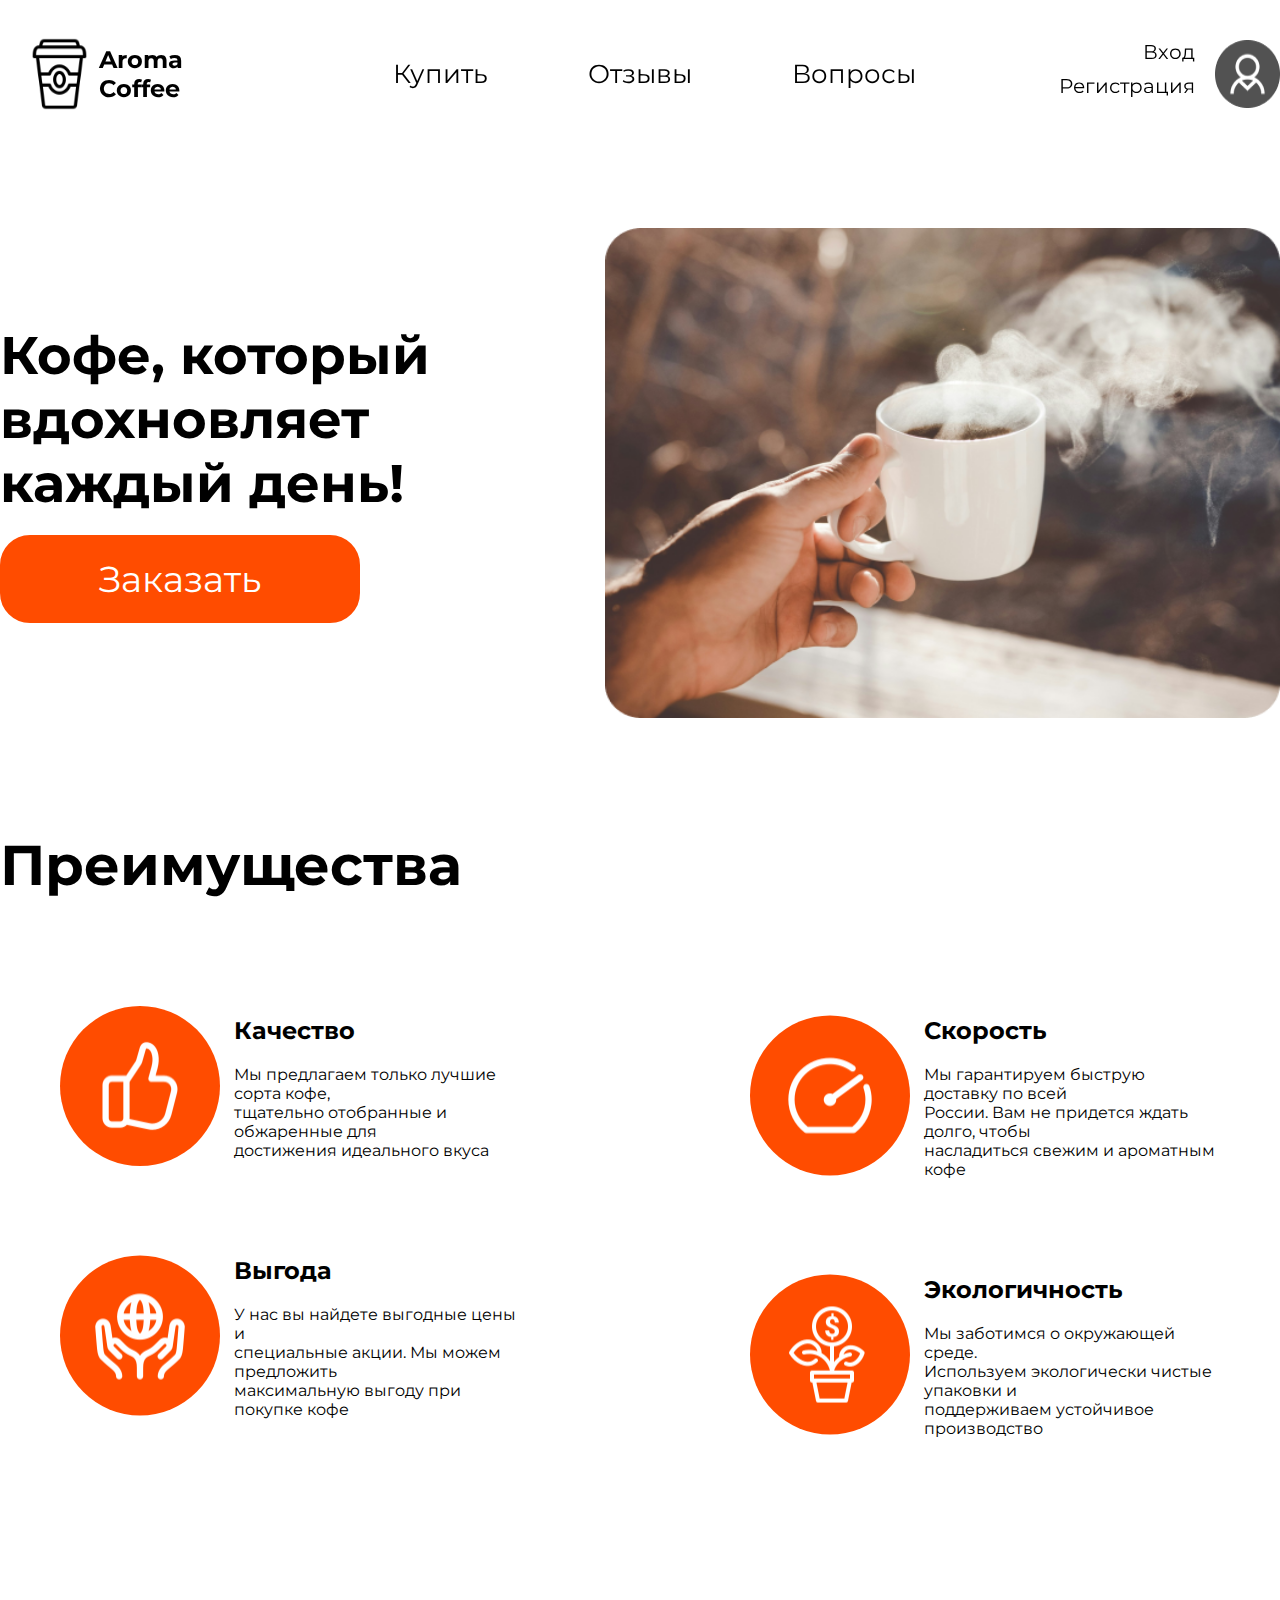
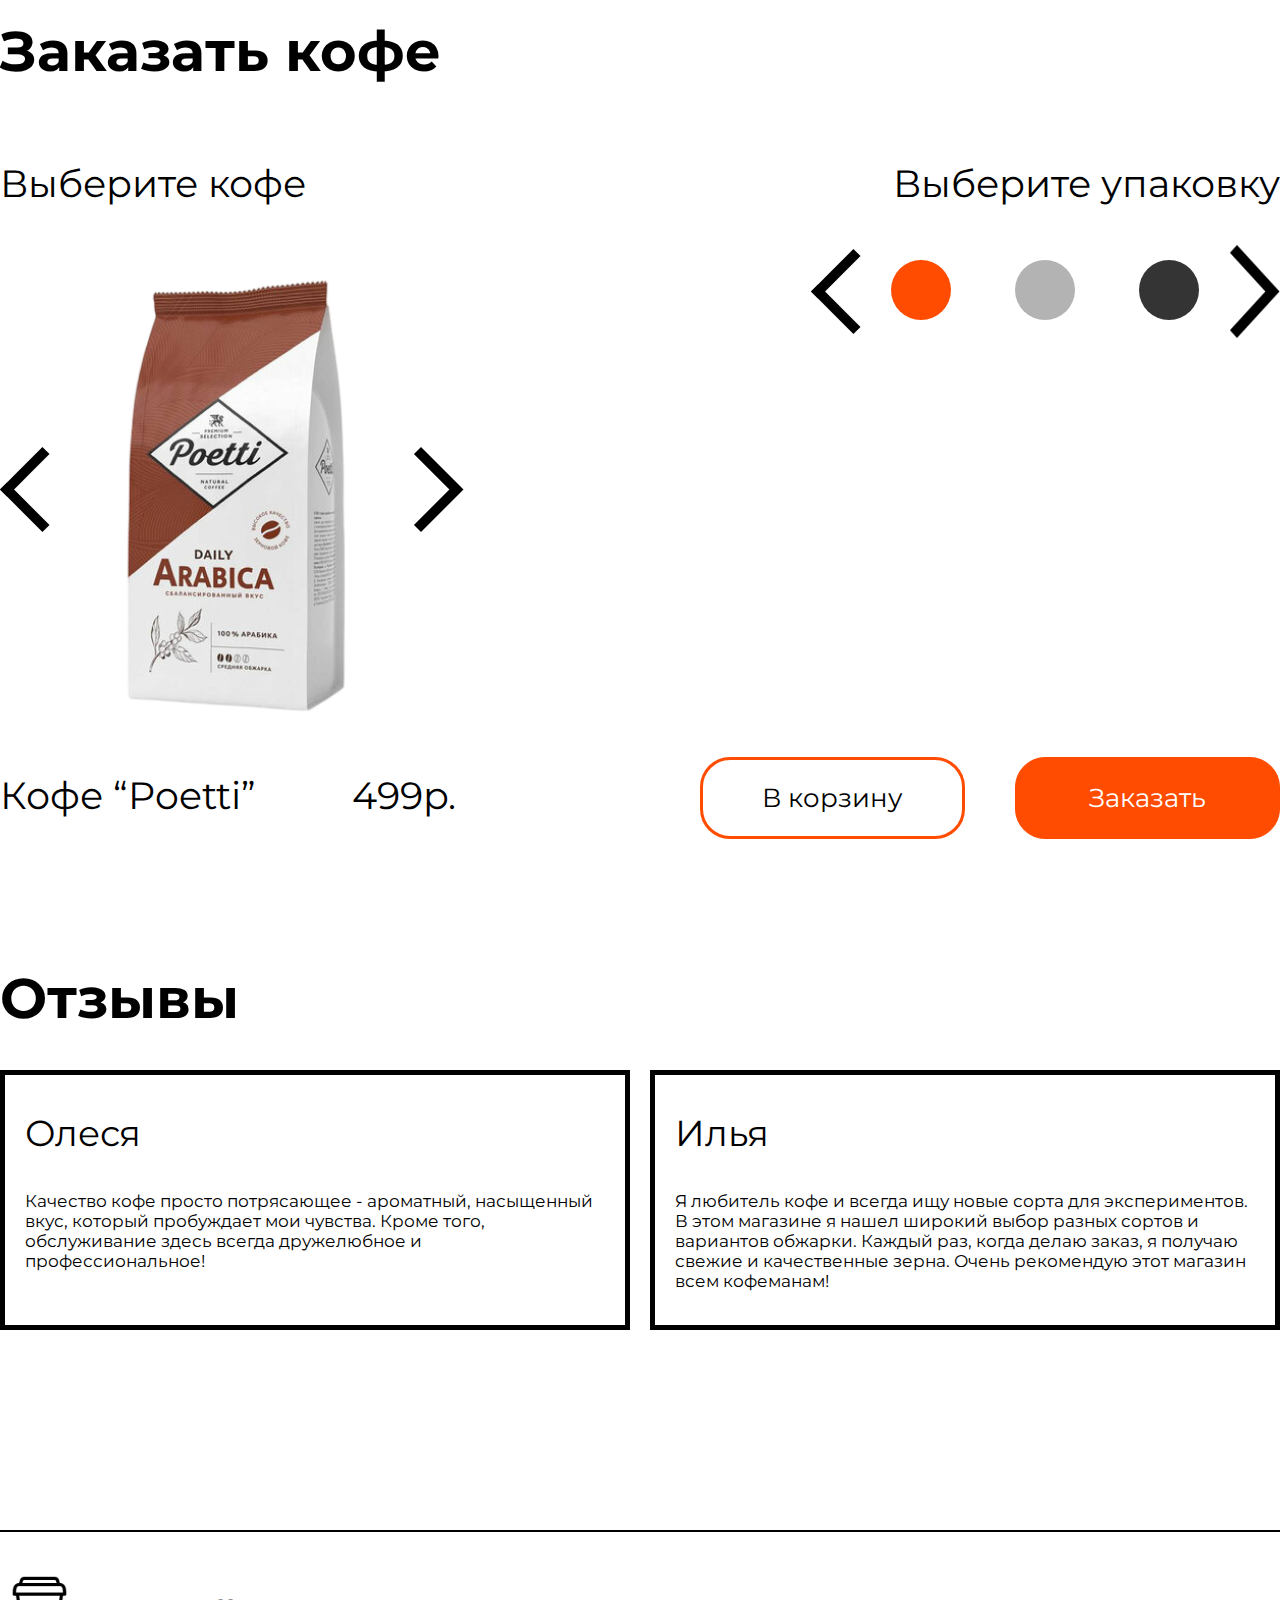
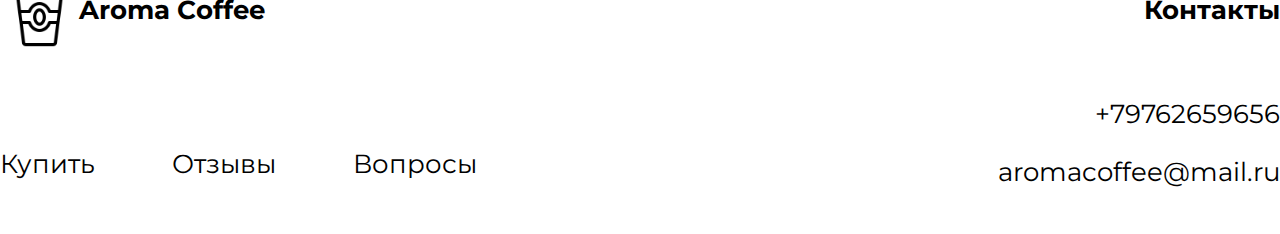
<file: index.html>
<!DOCTYPE html>
<html lang="en">
<head>
    <meta charset="UTF-8">
    <meta name="viewport" content="width=device-width, initial-scale=1.0">
    <title>Aroma Coffee</title>
    <link rel="stylesheet" href="style.css">
    <link rel="stylesheet" href="media.css">
    <link rel="preconnect" href="https://fonts.googleapis.com">
    <link rel="preconnect" href="https://fonts.gstatic.com" crossorigin>
    <link href="https://fonts.googleapis.com/css2?family=Montserrat:ital,wght@0,100..900;1,100..900&display=swap"
        rel="stylesheet">
</head>
<body>
    <header class="header">
        <div class="logo">
            <img src="img/coffee.svg" alt="Logo">
            <h2><a href="index.html">Aroma Coffee</a></h2>
        </div>
        <nav class="navbar">
            <ul>
                <li><a class="nav_text" href="#">Купить</a></li>
                <li><a class="nav_text" href="#">Отзывы</a></li>
                <li><a class="nav_text" href="#">Вопросы</a></li>
            </ul>
        </nav>
        <div class="authorization">
            <div class="authorization_text_div">
                <a class="authorization_text" href="login.html">Вход</a>
                <a class="authorization_text" href="register.html">Регистрация</a>
            </div>
    
            <img class="nav_img_account" src="img/account.png" alt="account">
        </div>      
    </header>
    
    <div class="main">
        <div class="banner">
            <div class="banner_text_container">
                <h1 class="banner_text">Кофе, который <br> вдохновляет <br> каждый день!</h1>
                <form action="shop.html">
                    <input class="banner_button" type="submit" value="Заказать">
                </form>
            </div>
            <img class="banner_img_coffee" src="img/coffeePNG1.png" alt="coffee">
        </div>
    
        <div class="advantages">
            <h1 class="advantages_main_text">Преимущества</h1>
    
            <div class="advantages_block">
                <div class="advantages_column_one">
                    <div class="advantages_one">
                        <img src="img/like.svg" alt="like">
    
                        <div class="advantages_text_for_advantages">
                            <h2>Качество</h2>
                            <p>Мы предлагаем только лучшие сорта кофе, <br> тщательно отобранные и обжаренные для <br>
                                достижения
                                идеального
                                вкуса</p>
                        </div>
                    </div>
    
                    <div class="advantages_two">
                        <img src="img/vs.svg" alt="like">
    
                        <div class="advantages_text_for_advantages">
                            <h2>Выгода</h2>
                            <p>У нас вы найдете выгодные цены и <br> специальные акции. Мы можем предложить <br>
                                максимальную выгоду
                                при
                                покупке кофе</p>
                        </div>
                    </div>
                </div>
    
                <div class="advantages_column_two">
                    <div class="advantages_three">
                        <img src="img/speed.svg" alt="like">
    
                        <div class="advantages_text_for_advantages">
                            <h2>Скорость</h2>
                            <p>Мы гарантируем быструю доставку по всей <br> России. Вам не придется ждать долго, чтобы <br>
                                насладиться свежим и ароматным кофе</p>
                        </div>
                    </div>
    
                    <div class="advantages_four">
                        <img src="img/eco.svg" alt="like">
    
                        <div class="advantages_text_for_advantages">
                            <h2>Экологичность</h2>
                            <p>Мы заботимся о окружающей среде. <br> Используем экологически чистые упаковки и <br>
                                поддерживаем устойчивое производство</p>
                        </div>
                    </div>
                </div>
            </div>
        </div>
    
        <div class="buy">
            <h1 class="buy_main_text">Заказать кофе</h1>
    
            <div class="main_buy">
                <div class="menu_change_coffee">
                    <p class="buy_help_for_main_text">Выберите кофе</p>
    
                    <div class="buy_coffee_poetti">
                        <img class="arrow_for_img" src="img/arrowLeft.svg" alt="arrow">
    
                        <img class="buy_coffee_poetti" src="img/coffeePoetti.png" alt="coffee">
    
                        <img class="arrow_for_img" src="img/arrowRight.png" alt="arrow">
                    </div>
                </div>
    
                <div class="change_color">
                    <p class="buy_help_for_change_color">Выберите упаковку</p>
    
                    <div class="buy_change_color">
                        <img class="arrow_for_img" src="img/arrowLeft.svg" alt="arrow">
    
                        <div class="all_color">
                            <svg class="color" width="60" height="90" viewBox="0 0 60 60" fill="none"
                                xmlns="http://www.w3.org/2000/svg">
                                <circle cx="30" cy="30" r="30" fill="#FF4C00" />
                            </svg>
    
                            <svg class="color" width="60" height="90" viewBox="0 0 60 60" fill="none"
                                xmlns="http://www.w3.org/2000/svg">
                                <circle cx="30" cy="30" r="30" fill="#B3B3B3" />
                            </svg>
    
                            <svg class="color" width="60" height="90" viewBox="0 0 60 60" fill="none"
                                xmlns="http://www.w3.org/2000/svg">
                                <circle cx="30" cy="30" r="30" fill="#343434" />
                            </svg>
                        </div>
    
                        <img class="arrow_for_img" src="img/arrowRight.png" alt="arrow">
                    </div>
                </div>
            </div>
    
            <div class="buy_coffee_text">
                <p class="buy_name_coffee">Кофе “Poetti”</p>
                <p class="buy_price_coffee">499р.</p>
            </div>
    
            <div class="buy_all_button">
                <form action="basket.html">
                    <input class="basket_button" type="submit" value="В корзину">
                </form>
    
                <form action="shop.html">
                    <input class="buy_button" type="submit" value="Заказать">
                </form>
            </div>
        </div>
    
        <div class="reviews">
            <h1 class="reviews_main_text">Отзывы</h1>
    
            <div class="reviews_block">
                <div class="reviews_block_one">
                    <p class="reviews_name">Олеся</p>
    
                    <p class="reviews_review">Качество кофе просто потрясающее - ароматный, насыщенный вкус, который
                        пробуждает мои чувства. Кроме того, обслуживание здесь всегда дружелюбное и профессиональное!</p>
                </div>
    
                <div class="reviews_block_two">
                    <p class="reviews_name">Илья</p>
    
                    <p class="reviews_review">Я любитель кофе и всегда ищу новые сорта для экспериментов. В этом магазине я
                        нашел широкий выбор разных сортов и вариантов обжарки. Каждый раз, когда делаю заказ, я получаю
                        свежие и качественные зерна. Очень рекомендую этот магазин всем кофеманам!</p>
                </div>
            </div>
        </div>
    </div>
    
    <div class="line_footer"></div>
    
    <footer class="footer">
        <div class="footer_main">
            <div class="footer_left_part">
                <div class="logo_in_footer">
                    <img class="footer_img" src="img/coffee.svg" alt="logo">
                    <h2 class="footer_img_text">Aroma Coffee</h2>
                </div>
    
                <div class="footer_nav">
                    <nav class="footer_navbar">
                        <ul>
                            <li><a class="footer_nav_text" href="#">Купить</a></li>
                            <li><a class="footer_nav_text" href="#">Отзывы</a></li>
                            <li><a class="footer_nav_text" href="#">Вопросы</a></li>
                        </ul>
                    </nav>
                </div>
            </div>
            
            <div class="footer_right_part">
                <h2 class="footer_contact_text">Контакты</h2>

                <div class="contact_in_footer">
                    <p class="footer_text_contact">+79762659656</p>
                    <p class="footer_text_contact">aromacoffee@mail.ru</p>
                </div>
            </div>    
        </div>
    </footer>
</body>
</html>
</file>
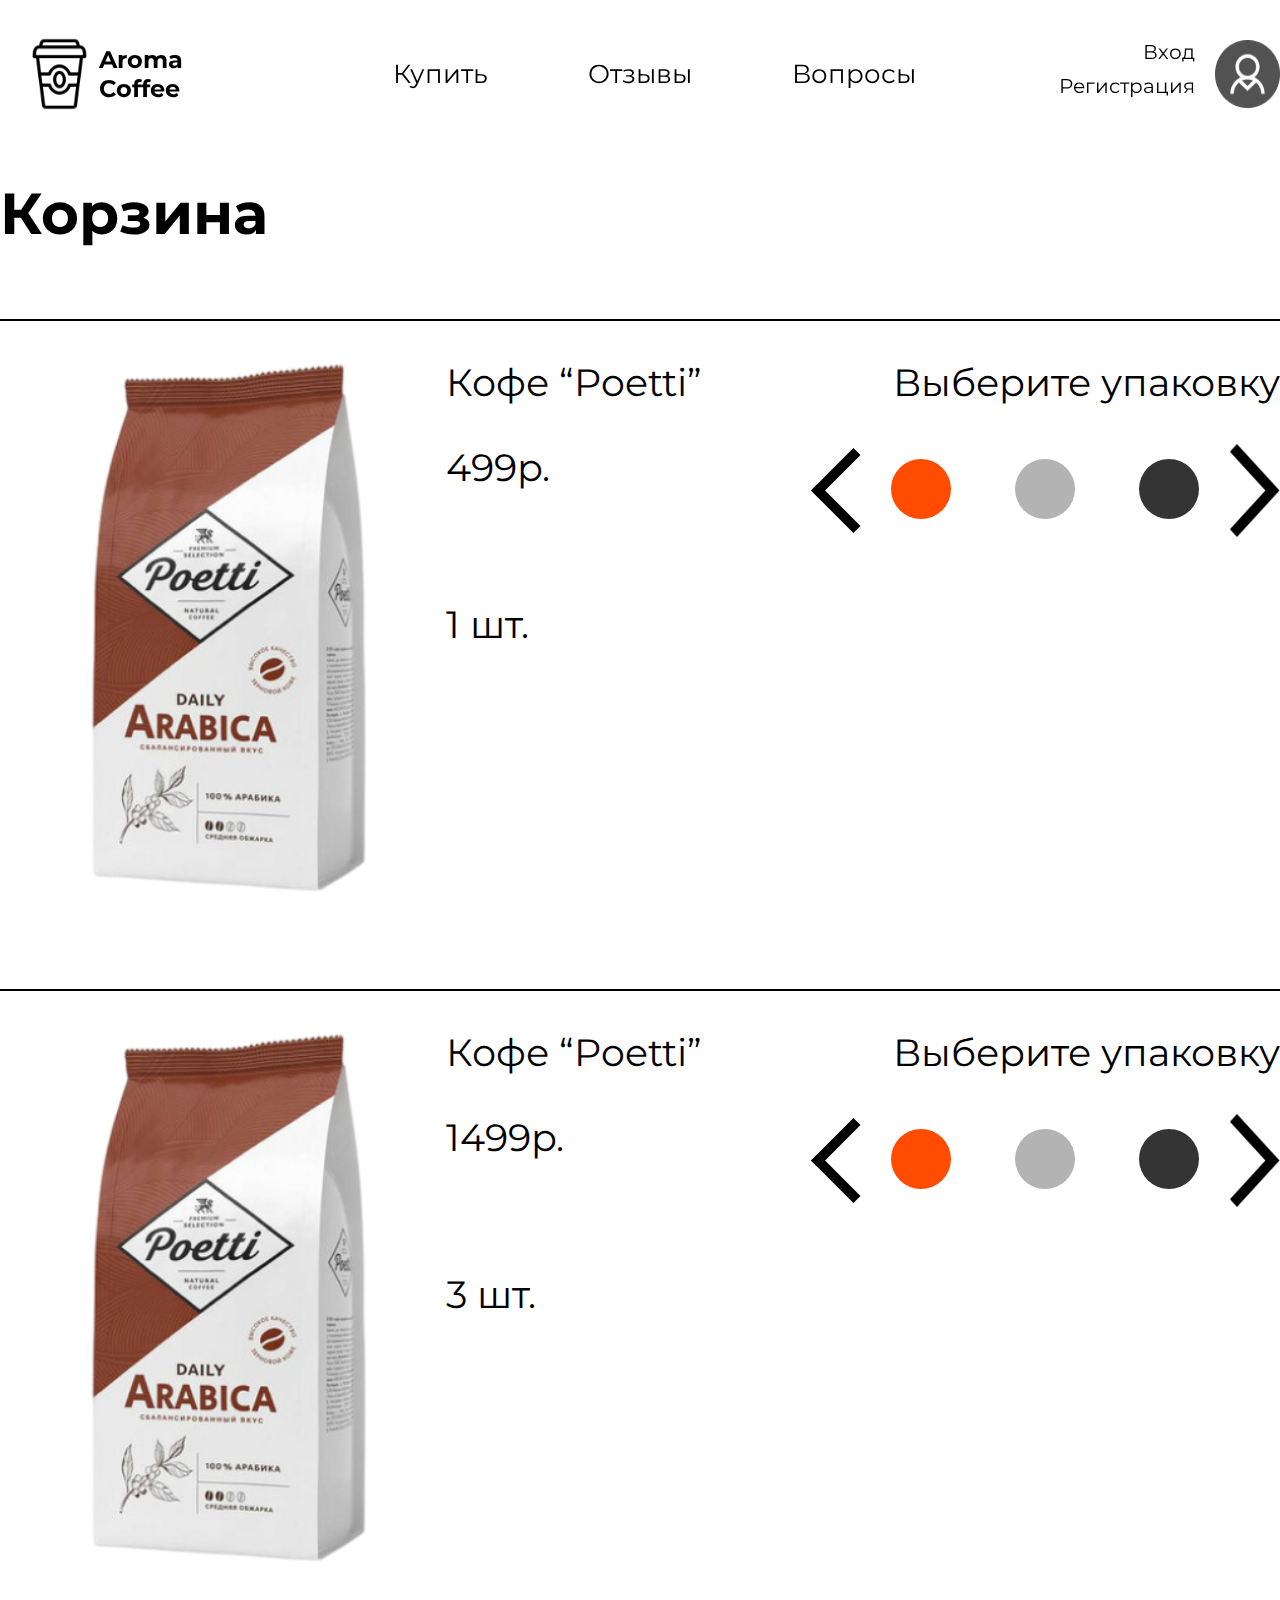
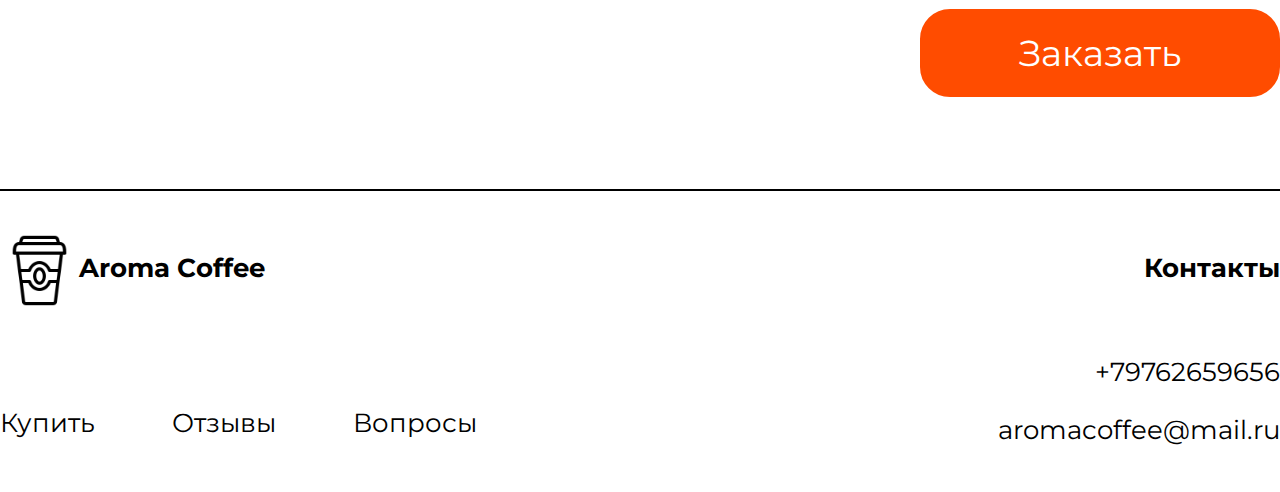
<file: basket.html>
<!DOCTYPE html>
<html lang="en">
<head>
    <meta charset="UTF-8">
    <meta name="viewport" content="width=device-width, initial-scale=1.0">
    <title>Aroma Coffee</title>
    <link rel="stylesheet" href="style.css">
    <link rel="preconnect" href="https://fonts.googleapis.com">
    <link rel="preconnect" href="https://fonts.gstatic.com" crossorigin>
    <link href="https://fonts.googleapis.com/css2?family=Montserrat:ital,wght@0,100..900;1,100..900&display=swap"
        rel="stylesheet">
    <link rel="preconnect" href="https://fonts.googleapis.com">
    <link rel="preconnect" href="https://fonts.gstatic.com" crossorigin>
    <link href="https://fonts.googleapis.com/css2?family=Montserrat:ital,wght@0,100..900;1,100..900&display=swap"
        rel="stylesheet">
</head>
<body>
    <header class="header">
        <div class="logo">
            <img src="img/coffee.svg" alt="Logo">
            <h2><a href="index.html">Aroma Coffee</a></h2>
        </div>
        <nav class="navbar">
            <ul>
                <li><a class="nav_text" href="#">Купить</a></li>
                <li><a class="nav_text" href="#">Отзывы</a></li>
                <li><a class="nav_text" href="#">Вопросы</a></li>
            </ul>
        </nav>
        <div class="authorization">
            <div class="authorization_text_div">
                <a class="authorization_text" href="login.html">Вход</a>
                <a class="authorization_text" href="register.html">Регистрация</a>
            </div>

            <img class="nav_img_account" src="img/account.png" alt="account">
        </div>
    </header>

    <div class="basket_main">
        <h1 class="basket_main_text">Корзина</h1>

        <div class="line"></div>

        <div class="basket_content">
            <div class="basket_block">
                <img class="img_coffee" src="img/coffeePoetti.png" alt="coffee">

                <div class="basket_text_for_coffee">
                    <p class="text_for_coffee">Кофе “Poetti”</p>
                    <p class="text_for_coffee">499р.</p>
                    <p class="text_for_coffee text_margin">1 шт.</p>
                </div>
            </div>

            <div class="change_color">
                <p class="buy_help_for_change_color">Выберите упаковку</p>

                <div class="buy_change_color">
                    <img class="arrow_for_img" src="img/arrowLeft.svg" alt="arrow">

                    <div class="all_color">
                        <svg class="color" width="60" height="90" viewBox="0 0 60 60" fill="none"
                            xmlns="http://www.w3.org/2000/svg">
                            <circle cx="30" cy="30" r="30" fill="#FF4C00" />
                        </svg>

                        <svg class="color" width="60" height="90" viewBox="0 0 60 60" fill="none"
                            xmlns="http://www.w3.org/2000/svg">
                            <circle cx="30" cy="30" r="30" fill="#B3B3B3" />
                        </svg>

                        <svg class="color" width="60" height="90" viewBox="0 0 60 60" fill="none"
                            xmlns="http://www.w3.org/2000/svg">
                            <circle cx="30" cy="30" r="30" fill="#343434" />
                        </svg>
                    </div>

                    <img class="arrow_for_img" src="img/arrowRight.png" alt="arrow">
                </div>
            </div>
        </div>

        <div class="line"></div>

        <div class="basket_content">
            <div class="basket_block">
                <img class="img_coffee" src="img/coffeePoetti.png" alt="coffee">

                <div class="basket_text_for_coffee">
                    <p class="text_for_coffee">Кофе “Poetti”</p>
                    <p class="text_for_coffee">1499р.</p>
                    <p class="text_for_coffee text_margin">3 шт.</p>
                </div>
            </div>

            <div class="change_color">
                <p class="buy_help_for_change_color">Выберите упаковку</p>

                <div class="buy_change_color">
                    <img class="arrow_for_img" src="img/arrowLeft.svg" alt="arrow">

                    <div class="all_color">
                        <svg class="color" width="60" height="90" viewBox="0 0 60 60" fill="none"
                            xmlns="http://www.w3.org/2000/svg">
                            <circle cx="30" cy="30" r="30" fill="#FF4C00" />
                        </svg>

                        <svg class="color" width="60" height="90" viewBox="0 0 60 60" fill="none"
                            xmlns="http://www.w3.org/2000/svg">
                            <circle cx="30" cy="30" r="30" fill="#B3B3B3" />
                        </svg>

                        <svg class="color" width="60" height="90" viewBox="0 0 60 60" fill="none"
                            xmlns="http://www.w3.org/2000/svg">
                            <circle cx="30" cy="30" r="30" fill="#343434" />
                        </svg>
                    </div>

                    <img class="arrow_for_img" src="img/arrowRight.png" alt="arrow">
                </div>
            </div>
        </div>

        <form action="basket.html">
            <input class="banner_button new_basket_btn" type="submit" value="Заказать">
        </form>
    </div>

    <div class="line_footer new_line_footer"></div>

    <footer class="footer">
        <div class="footer_main">
            <div class="footer_left_part">
                <div class="logo_in_footer">
                    <img class="footer_img" src="img/coffee.svg" alt="logo">
                    <h2 class="footer_img_text">Aroma Coffee</h2>
                </div>

                <div class="footer_nav">
                    <nav class="footer_navbar">
                        <ul>
                            <li><a class="footer_nav_text" href="#">Купить</a></li>
                            <li><a class="footer_nav_text" href="#">Отзывы</a></li>
                            <li><a class="footer_nav_text" href="#">Вопросы</a></li>
                        </ul>
                    </nav>
                </div>
            </div>

            <div class="footer_right_part">
                <h2 class="footer_contact_text">Контакты</h2>

                <div class="contact_in_footer">
                    <p class="footer_text_contact">+79762659656</p>
                    <p class="footer_text_contact">aromacoffee@mail.ru</p>
                </div>
            </div>
        </div>
    </footer>
</body>
</html>
</file>
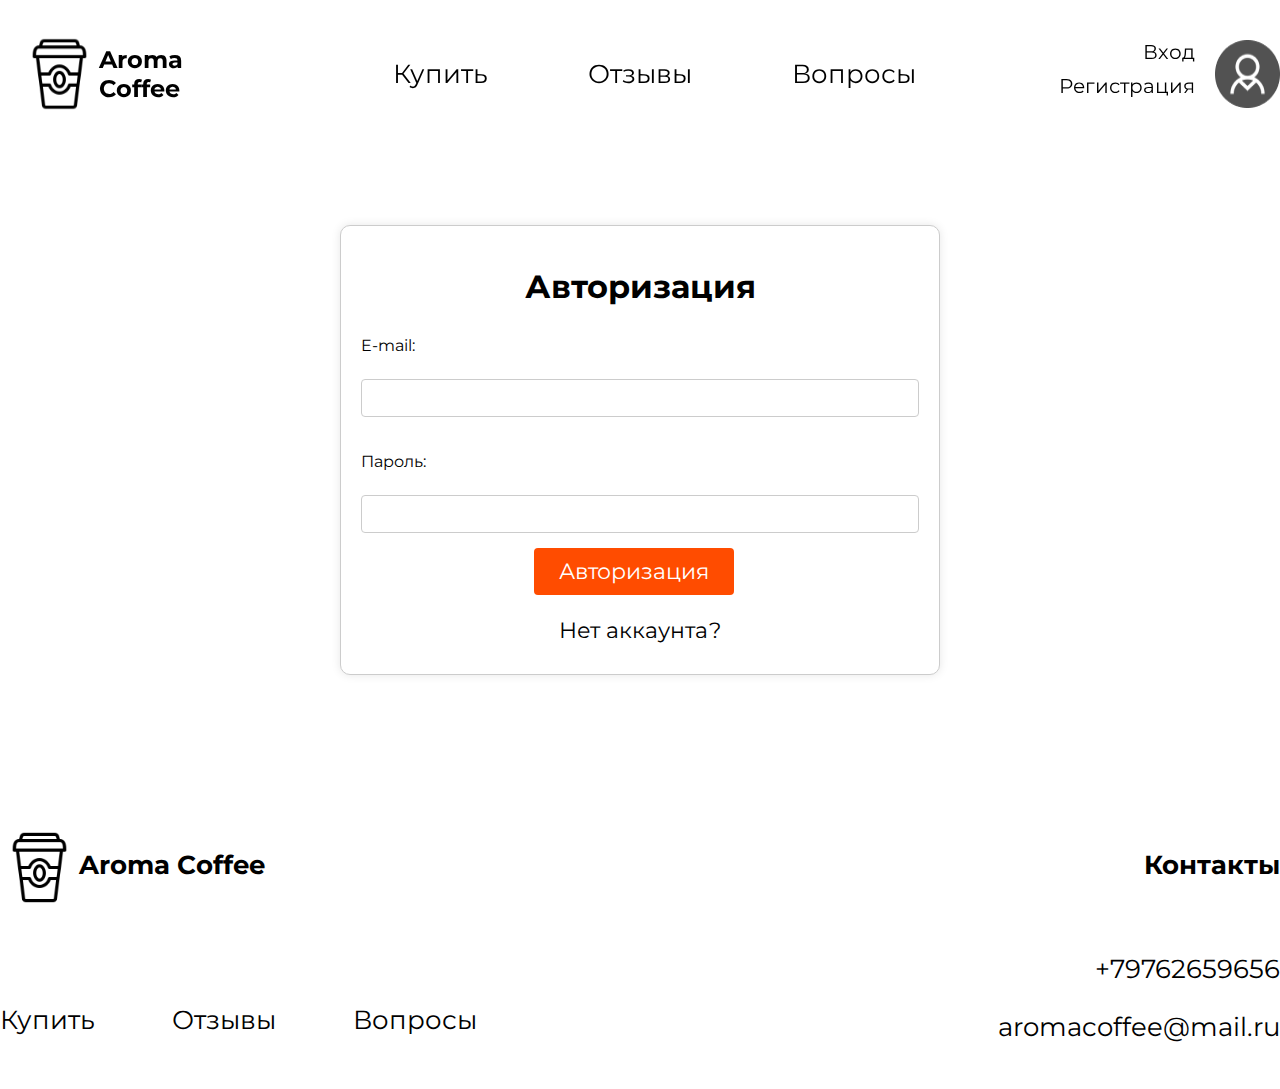
<file: login.html>
<!DOCTYPE html>
<html lang="en">
<head>
    <meta charset="UTF-8">
    <meta name="viewport" content="width=device-width, initial-scale=1.0">
    <title>Aroma Coffee</title>
    <link rel="stylesheet" href="style.css">
    <link rel="preconnect" href="https://fonts.googleapis.com">
    <link rel="preconnect" href="https://fonts.gstatic.com" crossorigin>
    <link href="https://fonts.googleapis.com/css2?family=Montserrat:ital,wght@0,100..900;1,100..900&display=swap"
        rel="stylesheet">
    <link rel="preconnect" href="https://fonts.googleapis.com">
    <link rel="preconnect" href="https://fonts.gstatic.com" crossorigin>
    <link href="https://fonts.googleapis.com/css2?family=Montserrat:ital,wght@0,100..900;1,100..900&display=swap"
        rel="stylesheet">
</head>
<body>
    <header class="header">
        <div class="logo">
            <img src="img/coffee.svg" alt="Logo">
            <h2><a href="index.html">Aroma Coffee</a></h2>
        </div>
        <nav class="navbar">
            <ul>
                <li><a class="nav_text" href="#">Купить</a></li>
                <li><a class="nav_text" href="#">Отзывы</a></li>
                <li><a class="nav_text" href="#">Вопросы</a></li>
            </ul>
        </nav>
        <div class="authorization">
            <div class="authorization_text_div">
                <a class="authorization_text" href="login.html">Вход</a>
                <a class="authorization_text" href="register.html">Регистрация</a>
            </div>

            <img class="nav_img_account" src="img/account.png" alt="account">
        </div>
    </header>

    <div class="main">
        <div class="login-box">
            <h1 class="text_auth">Авторизация</h1>
            <form action="index.html">
                <label for="email">E-mail:</label><br>
                <input type="email" id="email" name="email" required><br>
                <label class="password_text" for="password">Пароль:</label><br>
                <input type="password" id="password" name="password" required><br>
                <input class="margin_l" type="submit" value="Авторизация">

                <p class="margin_l"><a href="register.html">Нет аккаунта?</a></p>
            </form>
        </div>
    </div>

    <div class="line_footer_two"></div>

    <footer class="footer footer_margin">
        <div class="footer_main">
            <div class="footer_left_part">
                <div class="logo_in_footer">
                    <img class="footer_img" src="img/coffee.svg" alt="logo">
                    <h2 class="footer_img_text">Aroma Coffee</h2>
                </div>

                <div class="footer_nav">
                    <nav class="footer_navbar">
                        <ul>
                            <li><a class="footer_nav_text" href="#">Купить</a></li>
                            <li><a class="footer_nav_text" href="#">Отзывы</a></li>
                            <li><a class="footer_nav_text" href="#">Вопросы</a></li>
                        </ul>
                    </nav>
                </div>
            </div>

            <div class="footer_right_part">
                <h2 class="footer_contact_text">Контакты</h2>

                <div class="contact_in_footer">
                    <p class="footer_text_contact">+79762659656</p>
                    <p class="footer_text_contact">aromacoffee@mail.ru</p>
                </div>
            </div>
        </div>
    </footer>
</body>
</html>
</file>
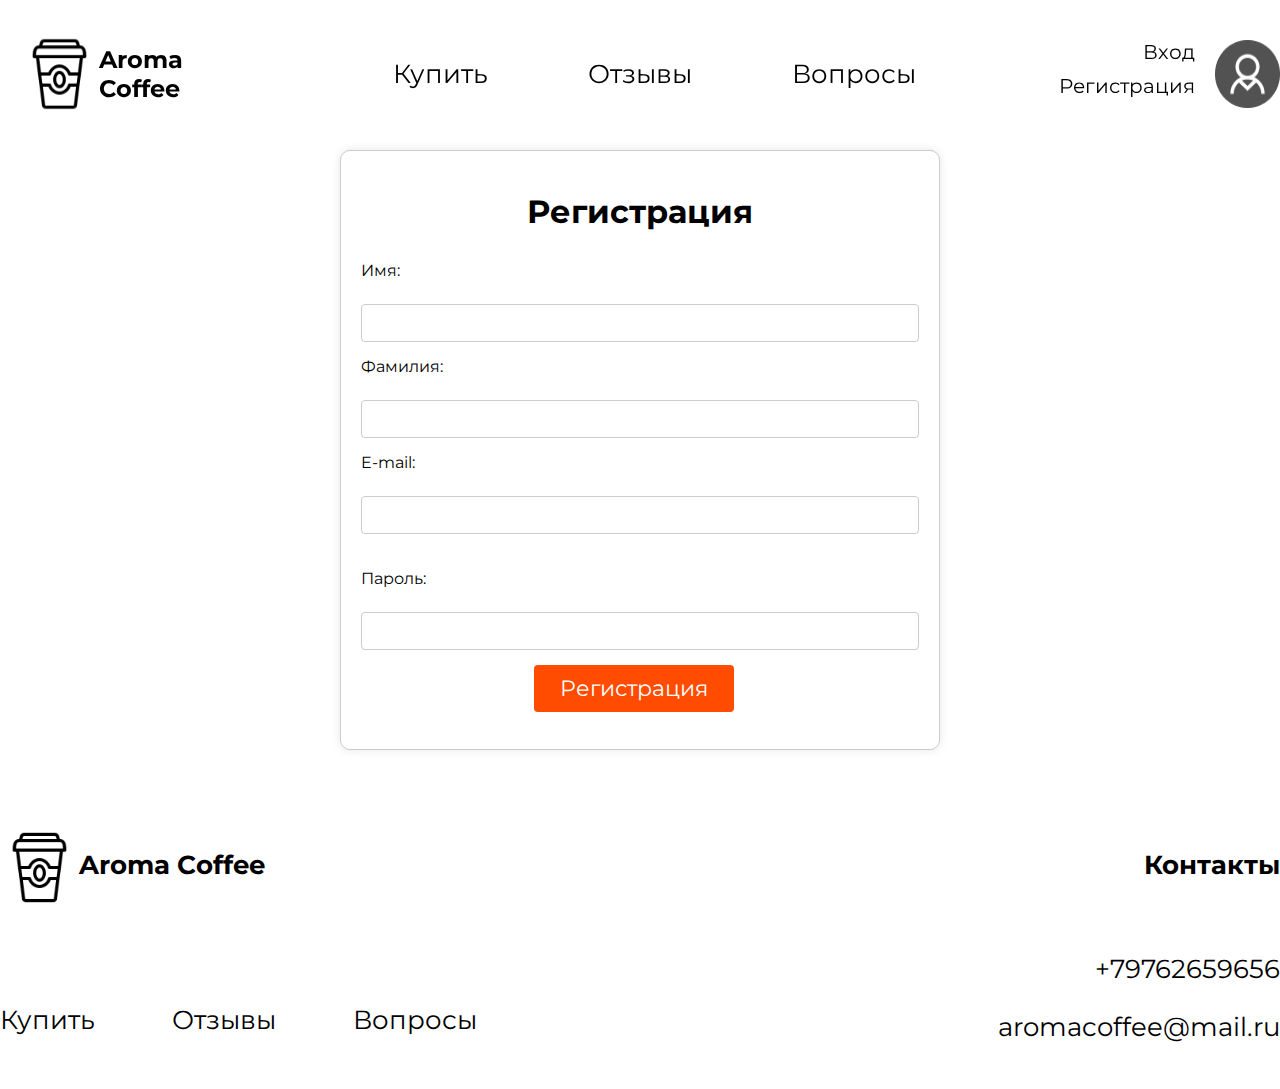
<file: register.html>
<!DOCTYPE html>
<html lang="en">
<head>
    <meta charset="UTF-8">
    <meta name="viewport" content="width=device-width, initial-scale=1.0">
    <title>Aroma Coffee</title>
    <link rel="stylesheet" href="style.css">
    <link rel="preconnect" href="https://fonts.googleapis.com">
    <link rel="preconnect" href="https://fonts.gstatic.com" crossorigin>
    <link href="https://fonts.googleapis.com/css2?family=Montserrat:ital,wght@0,100..900;1,100..900&display=swap"
        rel="stylesheet">
    <link rel="preconnect" href="https://fonts.googleapis.com">
    <link rel="preconnect" href="https://fonts.gstatic.com" crossorigin>
    <link href="https://fonts.googleapis.com/css2?family=Montserrat:ital,wght@0,100..900;1,100..900&display=swap"
        rel="stylesheet">
</head>
<body>
    <header class="header">
        <div class="logo">
            <img src="img/coffee.svg" alt="Logo">
            <h2><a href="index.html">Aroma Coffee</a></h2>
        </div>
        <nav class="navbar">
            <ul>
                <li><a class="nav_text" href="#">Купить</a></li>
                <li><a class="nav_text" href="#">Отзывы</a></li>
                <li><a class="nav_text" href="#">Вопросы</a></li>
            </ul>
        </nav>
        <div class="authorization">
            <div class="authorization_text_div">
                <a class="authorization_text" href="login.html">Вход</a>
                <a class="authorization_text" href="register.html">Регистрация</a>
            </div>

            <img class="nav_img_account" src="img/account.png" alt="account">
        </div>
    </header>

    <div class="main">
        <div class="login-box reg_box">
            <h1 class="text_auth">Регистрация</h1>
            <form action="index.html">
                <label for="name">Имя:</label><br>
                <input type="text" id="name" name="name"><br>
                <label for="surname">Фамилия:</label><br>
                <input type="text" id="surname" name="surname"><br>
                <label for="email">E-mail:</label><br>
                <input type="email" id="email" name="email" required><br>
                <label class="password_text" for="password">Пароль:</label><br>
                <input type="password" id="password" name="password" required><br>
                <input class="margin_l" type="submit" value="Регистрация">
            </form>
        </div>
    </div>

    <div class="line_footer_two"></div>

    <footer class="footer footer_margin">
        <div class="footer_main">
            <div class="footer_left_part">
                <div class="logo_in_footer">
                    <img class="footer_img" src="img/coffee.svg" alt="logo">
                    <h2 class="footer_img_text">Aroma Coffee</h2>
                </div>

                <div class="footer_nav">
                    <nav class="footer_navbar">
                        <ul>
                            <li><a class="footer_nav_text" href="#">Купить</a></li>
                            <li><a class="footer_nav_text" href="#">Отзывы</a></li>
                            <li><a class="footer_nav_text" href="#">Вопросы</a></li>
                        </ul>
                    </nav>
                </div>
            </div>

            <div class="footer_right_part">
                <h2 class="footer_contact_text">Контакты</h2>

                <div class="contact_in_footer">
                    <p class="footer_text_contact">+79762659656</p>
                    <p class="footer_text_contact">aromacoffee@mail.ru</p>
                </div>
            </div>
        </div>
    </footer>
</body>
</html>
</file>
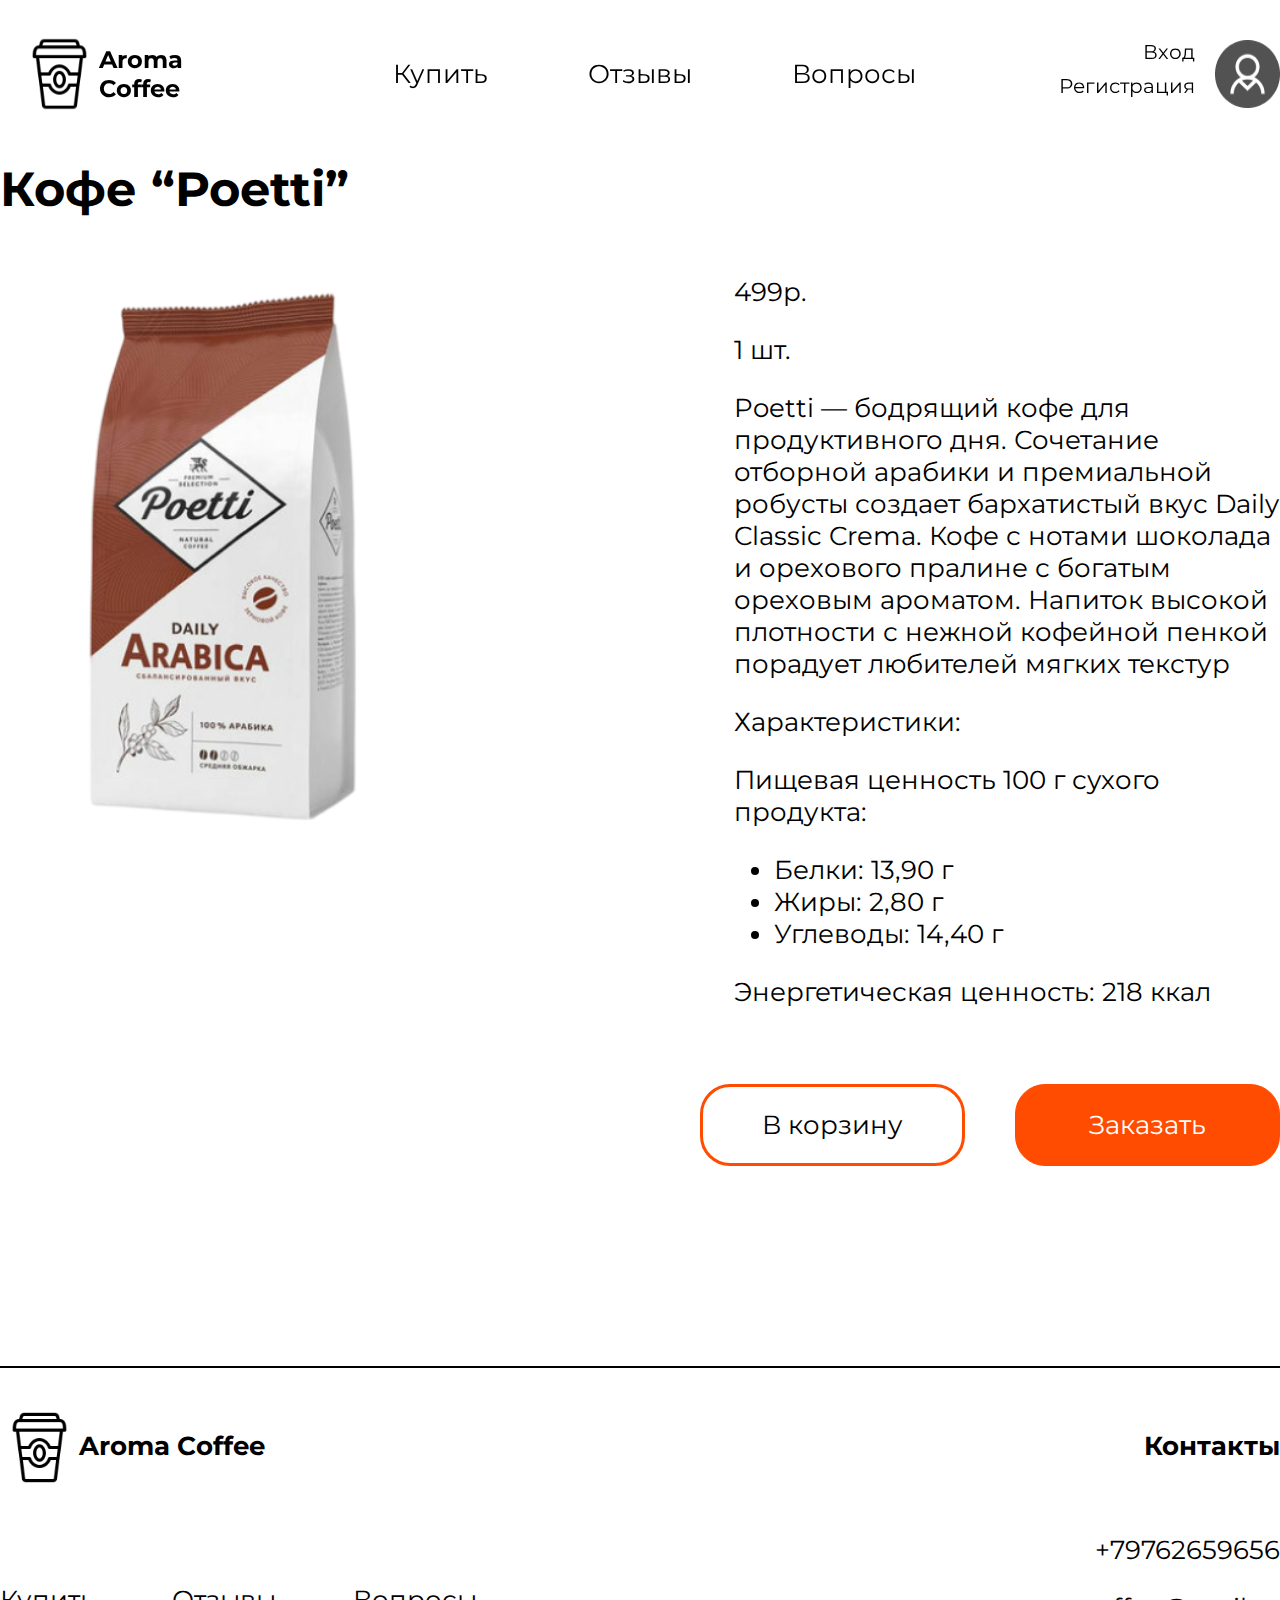
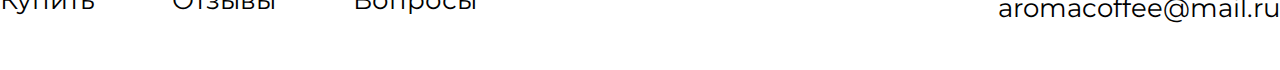
<file: shop.html>
<!DOCTYPE html>
<html lang="en">
<head>
    <meta charset="UTF-8">
    <meta name="viewport" content="width=device-width, initial-scale=1.0">
    <title>Aroma Coffee</title>
    <link rel="stylesheet" href="style.css">
    <link rel="preconnect" href="https://fonts.googleapis.com">
    <link rel="preconnect" href="https://fonts.gstatic.com" crossorigin>
    <link href="https://fonts.googleapis.com/css2?family=Montserrat:ital,wght@0,100..900;1,100..900&display=swap"
        rel="stylesheet">
    <link rel="preconnect" href="https://fonts.googleapis.com">
    <link rel="preconnect" href="https://fonts.gstatic.com" crossorigin>
    <link href="https://fonts.googleapis.com/css2?family=Montserrat:ital,wght@0,100..900;1,100..900&display=swap"
        rel="stylesheet">
</head>
<body>
    <header class="header">
        <div class="logo">
            <img src="img/coffee.svg" alt="Logo">
            <h2><a href="index.html">Aroma Coffee</a></h2>
        </div>
        <nav class="navbar">
            <ul>
                <li><a class="nav_text" href="#">Купить</a></li>
                <li><a class="nav_text" href="#">Отзывы</a></li>
                <li><a class="nav_text" href="#">Вопросы</a></li>
            </ul>
        </nav>
        <div class="authorization">
            <div class="authorization_text_div">
                <a class="authorization_text" href="login.html">Вход</a>
                <a class="authorization_text" href="register.html">Регистрация</a>
            </div>

            <img class="nav_img_account" src="img/account.png" alt="account">
        </div>
    </header>

    <div class="main">
        <h1 class="shop_main_text">Кофе “Poetti”</h1>

        <div class="main_container">
            <img class="img_coffee" src="img/coffeePoetti.png" alt="logo">

            <div class="text_conteiner">
                <div class="all_text">
                    <div class="text_price">
                        <p class="text_for_shop_coffee">499р.</p>
                        <p class="text_for_shop_coffee">1 шт.</p>
                    </div>

                    <p class="text_for_shop_coffee">Poetti — бодрящий кофе для продуктивного дня. Сочетание отборной
                        арабики и премиальной робусты создает бархатистый вкус Daily Classic Crema. Кофе с нотами
                        шоколада и орехового пралине с богатым ореховым ароматом. Напиток высокой плотности с нежной
                        кофейной пенкой порадует любителей мягких текстур</p>

                    <p class="text_for_shop_coffee">Характеристики:</p>

                    <p class="text_for_shop_coffee">Пищевая ценность 100 г сухого продукта:</p>

                    <ul>
                        <li class="text_for_shop_coffee">Белки: 13,90 г</li>
                        <li class="text_for_shop_coffee">Жиры: 2,80 г</li>
                        <li class="text_for_shop_coffee">Углеводы: 14,40 г</li>
                    </ul>

                    <p class="text_for_shop_coffee">Энергетическая ценность: 218 ккал</p>
                </div>
            </div>
        </div>
    </div>

    <div class="buy_all_button new_btn">
        <form action="basket.html">
            <input class="basket_button" type="submit" value="В корзину">
        </form>

        <form action="shop.html">
            <input class="buy_button" type="submit" value="Заказать">
        </form>
    </div>

    <div class="line_footer"></div>

    <footer class="footer">
        <div class="footer_main">
            <div class="footer_left_part">
                <div class="logo_in_footer">
                    <img class="footer_img" src="img/coffee.svg" alt="logo">
                    <h2 class="footer_img_text">Aroma Coffee</h2>
                </div>

                <div class="footer_nav">
                    <nav class="footer_navbar">
                        <ul>
                            <li><a class="footer_nav_text" href="#">Купить</a></li>
                            <li><a class="footer_nav_text" href="#">Отзывы</a></li>
                            <li><a class="footer_nav_text" href="#">Вопросы</a></li>
                        </ul>
                    </nav>
                </div>
            </div>

            <div class="footer_right_part">
                <h2 class="footer_contact_text">Контакты</h2>

                <div class="contact_in_footer">
                    <p class="footer_text_contact">+79762659656</p>
                    <p class="footer_text_contact">aromacoffee@mail.ru</p>
                </div>
            </div>
        </div>
    </footer>
</body>
</html>
</file>
<file: style.css>
* {
    font-family: "Montserrat", sans-serif;
    box-sizing: border-box;
}

body {
    padding: 0 60px;
    margin: 0;
}

header, body {
    max-width: 1500px;
    margin: 0 auto;
    padding: 20px 0;
}

a {
    text-decoration: none;
    color: #000000;
}

header {
    display: flex;
    justify-content: space-between;
    align-items: center;
    padding: 5px 0;
    position: sticky;
    top: 0;
    background: rgba(255, 255, 255, 0.8);
    backdrop-filter: blur(5px);
    z-index: 999;
}

.logo {
    width: 100px;
    display: flex;
    padding: 0 20px;
}

nav ul {
    display: flex;
    list-style: none;
    margin: 0;
    padding: 0;
}

nav ul li a {
    color: #fff;
    text-decoration: none;
}

.user-links {
    display: flex;
    flex-direction: column;
}

.user-links a {
    color: #fff;
    text-decoration: none;
    margin-bottom: 10px;
}

.nav_text {
    color: black;
    margin: 0 50px;
    font-size: 26px;
}

.navbar {
    margin-left: 150px;
}

.authorization {
    display: flex;
}

.authorization_text_div {
    display: flex;
    flex-direction: column;
    text-align: end;
    margin-right: 20px; 
}

.authorization a {
    color: #fff;
    text-decoration: none;
    margin-bottom: 10px;
}

.authorization a.authorization_text {
    color: black;
    text-decoration: none;
    margin-bottom: 10px;
    font-size: 20px;
}

/* --- banner --- */

.banner {
    display: flex;
    align-items: center;
    justify-content: space-between;
    margin-top: 100px;
}

.banner_text_container {
    max-width: 60%;
}

.banner_text {
    font-size: 53px;
    margin: 0;
}

.banner_button {
    border: 2px solid #ff4c00;
    border-radius: 30px;
    width: 360px;
    height: 88px;
    background: #ff4c00;
    color: #ffffff;
    font-size: 36px;
    margin-top: 20px;
}

.banner_img_coffee {
    width: 675px;
    height: 490px;
}

.advantages{
    margin-top: 113px;
}

.advantages_block {
    display: flex;
    justify-content: center;
}

.advantages_main_text{
    font-size: 56px;
}

.advantages_one, .advantages_two, .advantages_three, .advantages_four {
    display: flex;
    margin: 60px;
}

.advantages_column_two {
    margin-left: 110px;
}

.advantages_text_for_advantages {
    display: block;
    margin-left: 14px;
}

/* --- end banner --- */

/* --- buy --- */

.buy {
    margin-top: 103px;
}

.buy_main_text {
    font-size: 56px;
}

.buy_help_for_main_text, .buy_help_for_change_color {
    font-size: 38px;
}

.buy_coffee_poetti>img{
    vertical-align: middle;
}

.buy_change_color {
    display: flex;
}

.main_buy {
    display: flex;
    justify-content: space-between;
}

.change_color {
    margin-left: auto;
    text-align: right;
}

.color {
    margin: 0 30px;
}

.main_buy, .buy_coffee_text {
    display: flex;
}

.buy_name_coffee, .buy_price_coffee {
    font-size: 38px;
}

.buy_price_coffee {
    margin-left: 96px;
}

.buy_button {
    border-radius: 30px;
    border: 1px solid #ff4c00;
    background-color: #ff4c00;
    width: 265px;
    height: 82px;
    color: #ffffff;
    font-size: 26px;
    margin: 0;
}

.basket_button {
    border: 3px solid #ff4c00;
    background-color: #ffffff;
    border-radius: 30px;
    width: 265px;
    height: 82px;
    font-size: 26px;
    margin-right: 50px;
}

.buy_all_button {
    display: flex;
    justify-content: end;
    margin-top: -100px;
}

/* --- end buy --- */

/* --- reviews --- */

.reviews_main_text {
    font-size: 56px;
}

.reviews {
    margin-top: 125px;
}

.reviews_block {
    display: flex;
}

.reviews_block_one, .reviews_block_two{
    border: 5px solid #000;
    width: 630px;
    height: 260px;
}

.reviews_name {
    font-size: 36px;
    margin-left: 20px;
}

.reviews_review {
    font-size: 17px;
    padding: 0 20px;
}

.reviews_block {
    display: flex;
    justify-content: space-between;
}

.reviews_block_two {
    margin-left: auto;
}

/* --- end reviews --- */

.line_footer {
    border: 1px solid black;
    margin-top: 200px;
}

/* --- footer --- */

.footer {
    margin-top: 40px;
}

.footer_img {
    width: 79px;
    height: 79px;
}

.footer_img_text {
    font-size: 26px;
}

.logo_in_footer {
    display: flex;
}

.footer_navbar {
    margin-top: 97px;   
}

.footer_nav_text {
    color: black;
    margin-right: 77px;
    font-size: 26px;
}

.footer_contact_text, .footer_text_contact {
    font-size: 26px;
}

.contact_in_footer {
    margin-top: 72px;
}

.footer_right_part {
    text-align: right;
    display: block;
    justify-content: end;
}

.footer_main {
    display: flex;
    justify-content: space-between;
}

/* --- end footer --- */

::-webkit-scrollbar {
    width: 10px;
    background-color: #ffffff;
}

::-webkit-scrollbar-track {
    box-shadow: inset 0 0 5px #ffffff;
    border-radius: 5px;
}

::-webkit-scrollbar-thumb {
    background: #ff4c00;
    border-radius: 9px;
}

/* --- basket.html --- */

.basket_main_text {
    font-size: 58px;
    margin-top: 50px;
}

.line {
    border: 1px solid black;
    margin-top: 70px;
}

.basket_block, .basket_content {
    display: flex;
}

.img_coffee {
    width: 262px;
    height: 353px;
}

.text_for_coffee {
    font-size: 38px;
}

.text_margin {
    margin-top: 110px;
}

.new_basket_btn {
    float: right;
}

/* --- end basket.html --- */

/* --- shop.html --- */

.shop_main_text {
    font-size: 48px;
}

.text_for_shop_coffee {
    font-size: 26px;
}

.main_container {
    display: flex;
}

.img_coffee {
    width: 446px;
    height: 598px;
}

.all_text {
    margin-left: 300px;
}

.new_btn {
    margin-top: 50px;
}

/* --- end shop.html --- */

/* --- login.html --- */

.login-box {
	width: 600px;
	height: 450px;
	background-color: #fff;
	border: 1px solid #ccc;
	padding: 20px;
	position: absolute;
    border-radius: 10px;
	top: 50%;
	left: 50%;
	transform: translate(-50%, -50%);
	box-shadow: 0px 0px 10px rgba(0,0,0,0.1);
}

.login-box h1 {
	text-align: center;
	margin-bottom: 30px;
}

.login-box label {
	display: block;
	margin-bottom: 5px;
}

.login-box input[type="email"],
.login-box input[type="password"] {
	width: 100%;
	padding: 10px;
	margin-bottom: 15px;
	border: 1px solid #ccc;
	border-radius: 4px;
	box-sizing: border-box;
}

.login-box input[type="submit"] {
    width: 200px;
	background-color: #ff4c00;
	color: #fff;
	padding: 10px 20px;
	border: none;
	border-radius: 4px;
	cursor: pointer;
    transition: ease-in-out 0.7s;   
    margin-left: 31%;
}

.login-box input[type="submit"]:hover {
	background-color: #7c2702;
    transition: ease-in-out 0.5s;
}

.line_footer_two {
    margin-top: 700px;
}

.password_text {
    margin-top: 20px;
}

.text_auth {
    text-align: center;
}

.margin_l {
    text-align: center;
    font-size: 22px;
}

/* --- end login.html --- */

/* --- register.html --- */

.reg_box {
    width: 600px;
	height: 600px !important;
}

.login-box #name,
.login-box #surname {
    width: 100%;
    padding: 10px;
    margin-bottom: 15px;
    border: 1px solid #ccc;
    border-radius: 4px;
    box-sizing: border-box;
}
</file>
<file: media.css>
@media screen and (max-width: 768px) {
    body {
        padding: 0 20px;
    }

    header {
        flex-direction: column;
        align-items: flex-start;
        padding: 10px 0;
    }

    header > .navbar, .authorization, .change_color, .arrow_for_img, .buy_help_for_main_text {
        display: none;
    }


    .logo {
        width: 80px;
        padding: 0 10px;
    }

    .logo h2 {
        font-size: 20px;
    }

    .navbar {
        margin-left: 0;
        width: 100%;
        margin-top: 10px;
    }

    .nav_text {
        font-size: 18px;
        margin: 0 20px;
    }

    .authorization {
        margin-top: 10px;
        flex-direction: row;
        align-items: center;
    }

    .authorization_text_div {
        flex-direction: row;
        margin-right: 10px;
    }

    .authorization_text {
        font-size: 16px;
        margin: 0 10px;
    }

    .nav_img_account {
        width: 30px;
        height: 30px;
    }

    .banner {
        flex-direction: column;
        margin-top: 50px;
        text-align: center;
    }

    .banner_text_container {
        max-width: 100%;
    }

    .banner_text {
        font-size: 36px;
    }

    .banner_button {
        width: 250px;
        height: 60px;
        font-size: 24px;
    }

    .banner_img_coffee {
        width: 100%;
        height: auto;
        max-width: 400px;
        margin-top: 20px;
    }

    .advantages {
        margin-top: 60px;
    }

    .advantages_main_text {
        font-size: 40px;
        text-align: center;
    }

    .advantages_block {
        flex-direction: column;
        align-items: center;
    }

    .advantages_column_one,
    .advantages_column_two {
        margin-left: 0;
    }

    .advantages_one,
    .advantages_two,
    .advantages_three,
    .advantages_four {
        margin: 30px 0;
        align-items: center;
    }

    .advantages_text_for_advantages h2 {
        font-size: 24px;
    }

    .advantages_text_for_advantages p {
        font-size: 16px;
    }

    .buy {
        margin-top: 60px;
    }

    .buy_main_text {
        font-size: 40px;
        text-align: center;
    }

    .buy_help_for_main_text,
    .buy_help_for_change_color {
        font-size: 28px;
    }

    .main_buy {
        flex-direction: column;
        align-items: center;
    }

    .change_color {
        margin-left: 0;
        text-align: center;
        margin-top: 20px;
    }

    .buy_coffee_poetti {
        width: 100%;
        max-width: 300px;
    }

    .color {
        margin: 0 15px;
        width: 40px;
        height: 40px;
    }

    .color circle {
        cx: 20;
        cy: 20;
        r: 20;
    }

    .buy_coffee_text {
        flex-direction: column;
        align-items: center;
        margin-top: 20px;
    }

    .buy_name_coffee,
    .buy_price_coffee {
        font-size: 28px;
    }

    .buy_price_coffee {
        margin-left: 0;
        margin-top: 10px;
    }

    .buy_all_button {
        flex-direction: column;
        align-items: center;
        margin-top: 20px;
    }

    .basket_button,
    .buy_button {
        width: 200px;
        height: 60px;
        font-size: 20px;
        margin: 10px 0;
    }

    .reviews {
        margin-top: 60px;
    }

    .reviews_main_text {
        font-size: 40px;
        text-align: center;
    }

    .reviews_block {
        flex-direction: column;
        align-items: center;
    }

    .reviews_block_one,
    .reviews_block_two {
        width: 100%;
        max-width: 500px;
        height: auto;
        margin: 20px 0;
        padding: 10px;
    }

    .reviews_name {
        font-size: 28px;
    }

    .reviews_review {
        font-size: 16px;
    }

    .line_footer {
        margin-top: 100px;
    }

    .footer_main {
        flex-direction: column;
        align-items: center;
        text-align: center;
    }

    .footer_left_part {
        margin-bottom: 20px;
    }

    .footer_img {
        width: 60px;
        height: 60px;
    }

    .footer_img_text {
        font-size: 20px;
    }

    .footer_navbar {
        margin-top: 20px;
    }

    .footer_nav_text {
        font-size: 18px;
        margin: 0 20px;
    }

    .footer_right_part {
        text-align: center;
    }

    .footer_contact_text,
    .footer_text_contact {
        font-size: 20px;
    }

    .contact_in_footer {
        margin-top: 20px;
    }
}

@media screen and (max-width: 480px) {
    body {
        padding: 0 10px;
    }

    header {
        padding: 5px 0;
    }

    .logo {
        width: 60px;
    }

    .logo h2 {
        font-size: 16px;
    }

    .nav_text {
        font-size: 14px;
        margin: 0 10px;
    }

    .authorization_text {
        font-size: 14px;
        margin: 0 5px;
    }

    .nav_img_account {
        width: 24px;
        height: 24px;
    }

    /* Banner */
    .banner_text {
        font-size: 28px;
    }

    .banner_button {
        width: 200px;
        height: 50px;
        font-size: 20px;
    }

    .banner_img_coffee {
        max-width: 300px;
    }

    /* Advantages */
    .advantages_main_text {
        font-size: 32px;
    }

    .advantages_text_for_advantages h2 {
        font-size: 20px;
    }

    .advantages_text_for_advantages p {
        font-size: 14px;
    }

    /* Buy */
    .buy_main_text {
        font-size: 32px;
    }

    .buy_help_for_main_text,
    .buy_help_for_change_color {
        font-size: 24px;
    }

    .buy_coffee_poetti {
        max-width: 200px;
    }

    .color {
        margin: 0 10px;
        width: 30px;
        height: 30px;
    }

    .color circle {
        cx: 15;
        cy: 15;
        r: 15;
    }

    .buy_name_coffee,
    .buy_price_coffee {
        font-size: 24px;
    }

    .basket_button,
    .buy_button {
        width: 180px;
        height: 50px;
        font-size: 18px;
    }

    /* Reviews */
    .reviews_main_text {
        font-size: 32px;
    }

    .reviews_name {
        font-size: 24px;
    }

    .reviews_review {
        font-size: 14px;
    }

    /* Footer */
    .footer_img {
        width: 50px;
        height: 50px;
    }

    .footer_img_text {
        font-size: 16px;
    }

    .footer_nav_text {
        font-size: 14px;
        margin: 0 10px;
    }

    .footer_contact_text,
    .footer_text_contact {
        font-size: 16px;
    }
}

/* Login and Register Pages */
@media screen and (max-width: 768px) {

    .login-box,
    .reg_box {
        width: 90%;
        max-width: 500px;
        padding: 15px;
    }

    .login-box h1,
    .reg_box h1 {
        font-size: 28px;
    }

    .login-box input[type="email"],
    .login-box input[type="password"],
    .login-box #name,
    .login-box #surname {
        padding: 8px;
        font-size: 16px;
    }

    .login-box input[type="submit"] {
        width: 180px;
        padding: 8px;
        font-size: 18px;
        margin-left: auto;
        margin-right: auto;
        display: block;
    }

    .line_footer_two {
        margin-top: 500px;
    }
}

@media screen and (max-width: 480px) {

    .login-box,
    .reg_box {
        width: 95%;
        padding: 10px;
    }

    .login-box h1,
    .reg_box h1 {
        font-size: 24px;
    }

    .login-box input[type="email"],
    .login-box input[type="password"],
    .login-box #name,
    .login-box #surname {
        padding: 6px;
        font-size: 14px;
    }

    .login-box input[type="submit"] {
        width: 160px;
        font-size: 16px;
    }

    .line_footer_two {
        margin-top: 400px;
    }

    .margin_l {
        font-size: 18px;
    }
}
</file>
